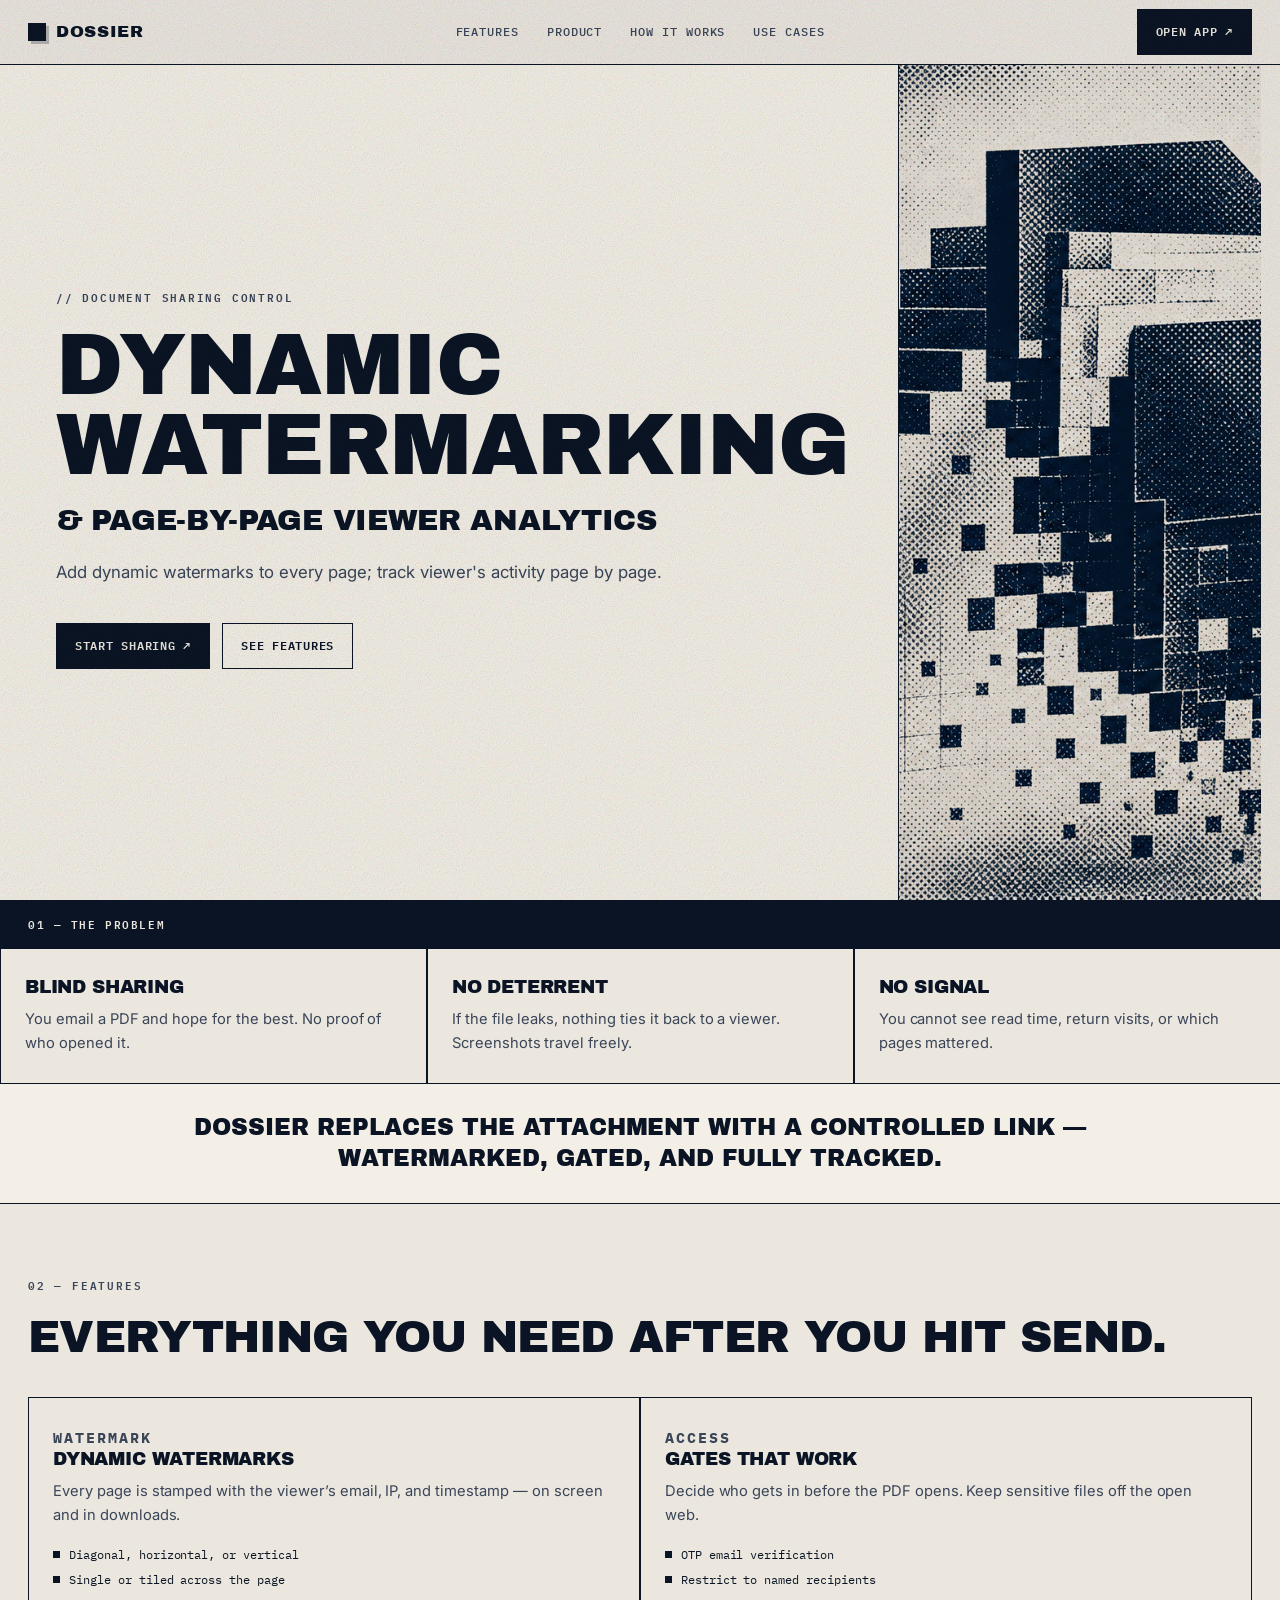
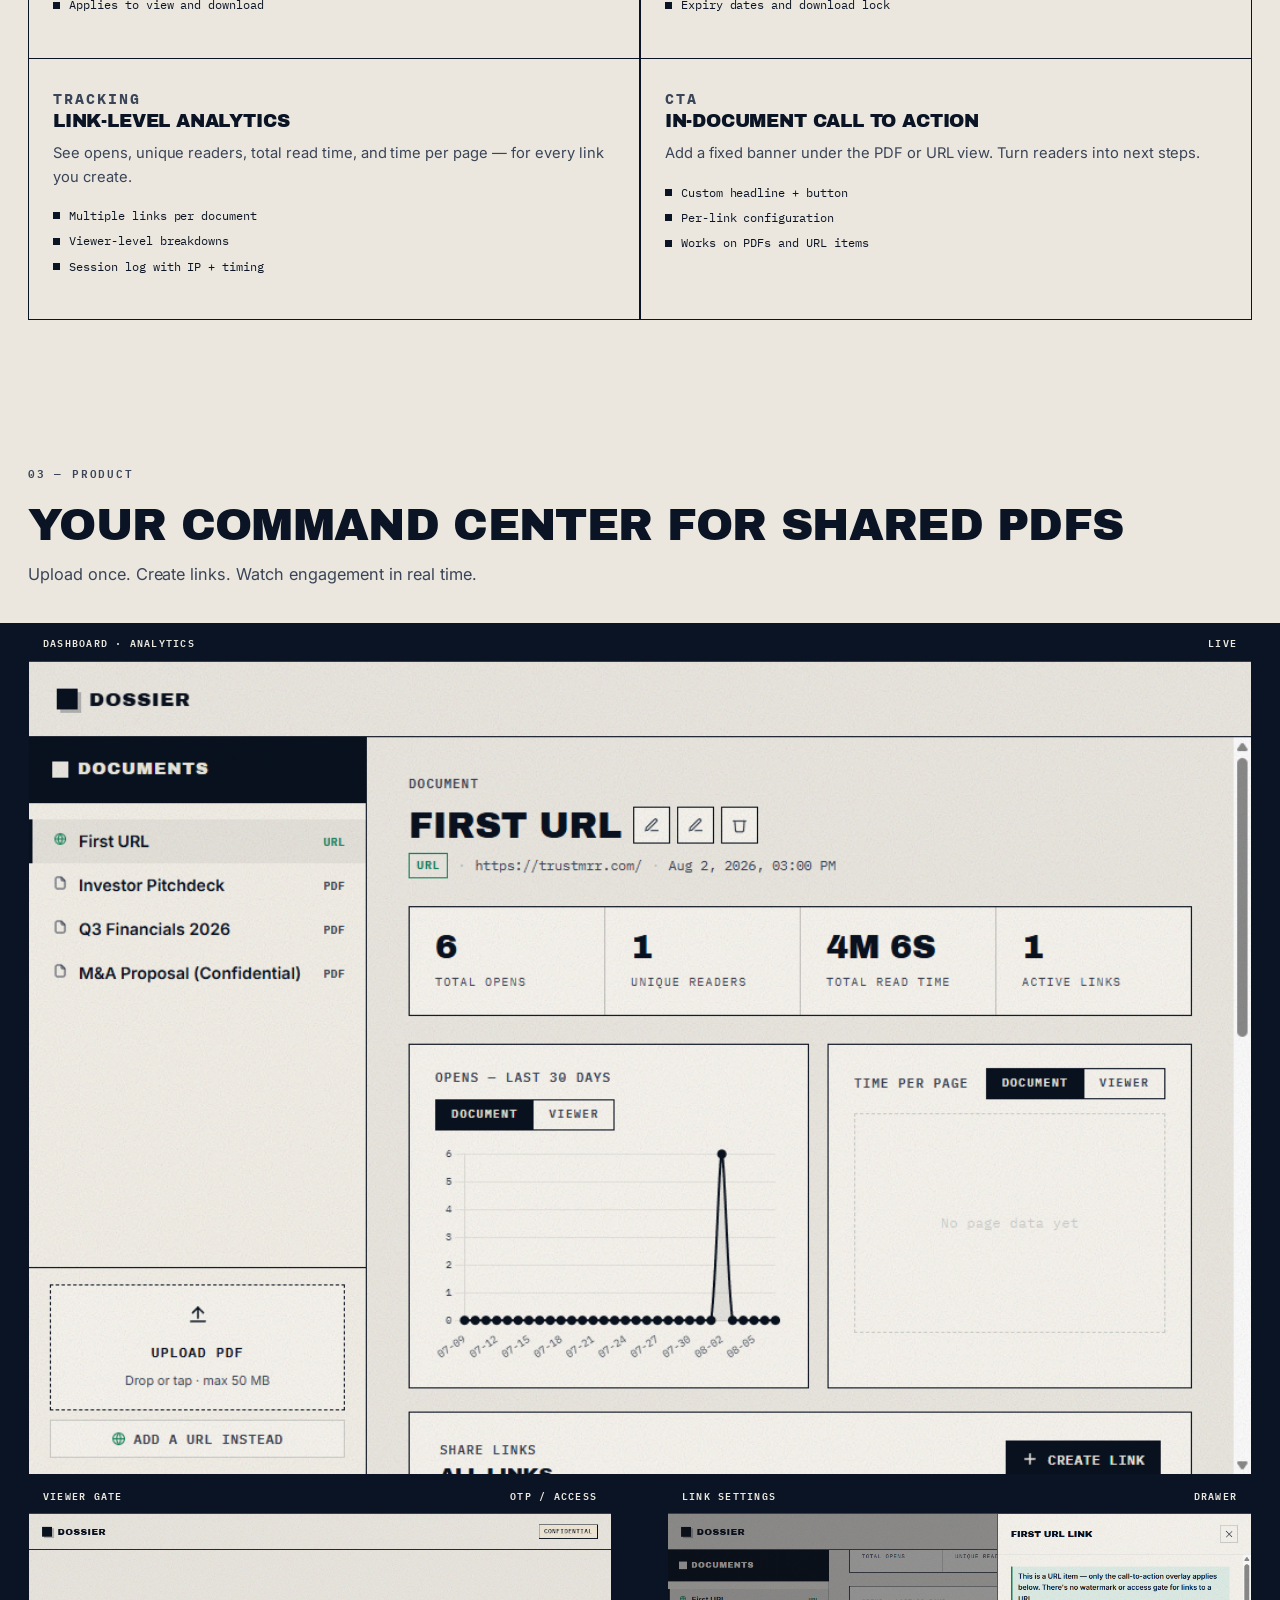
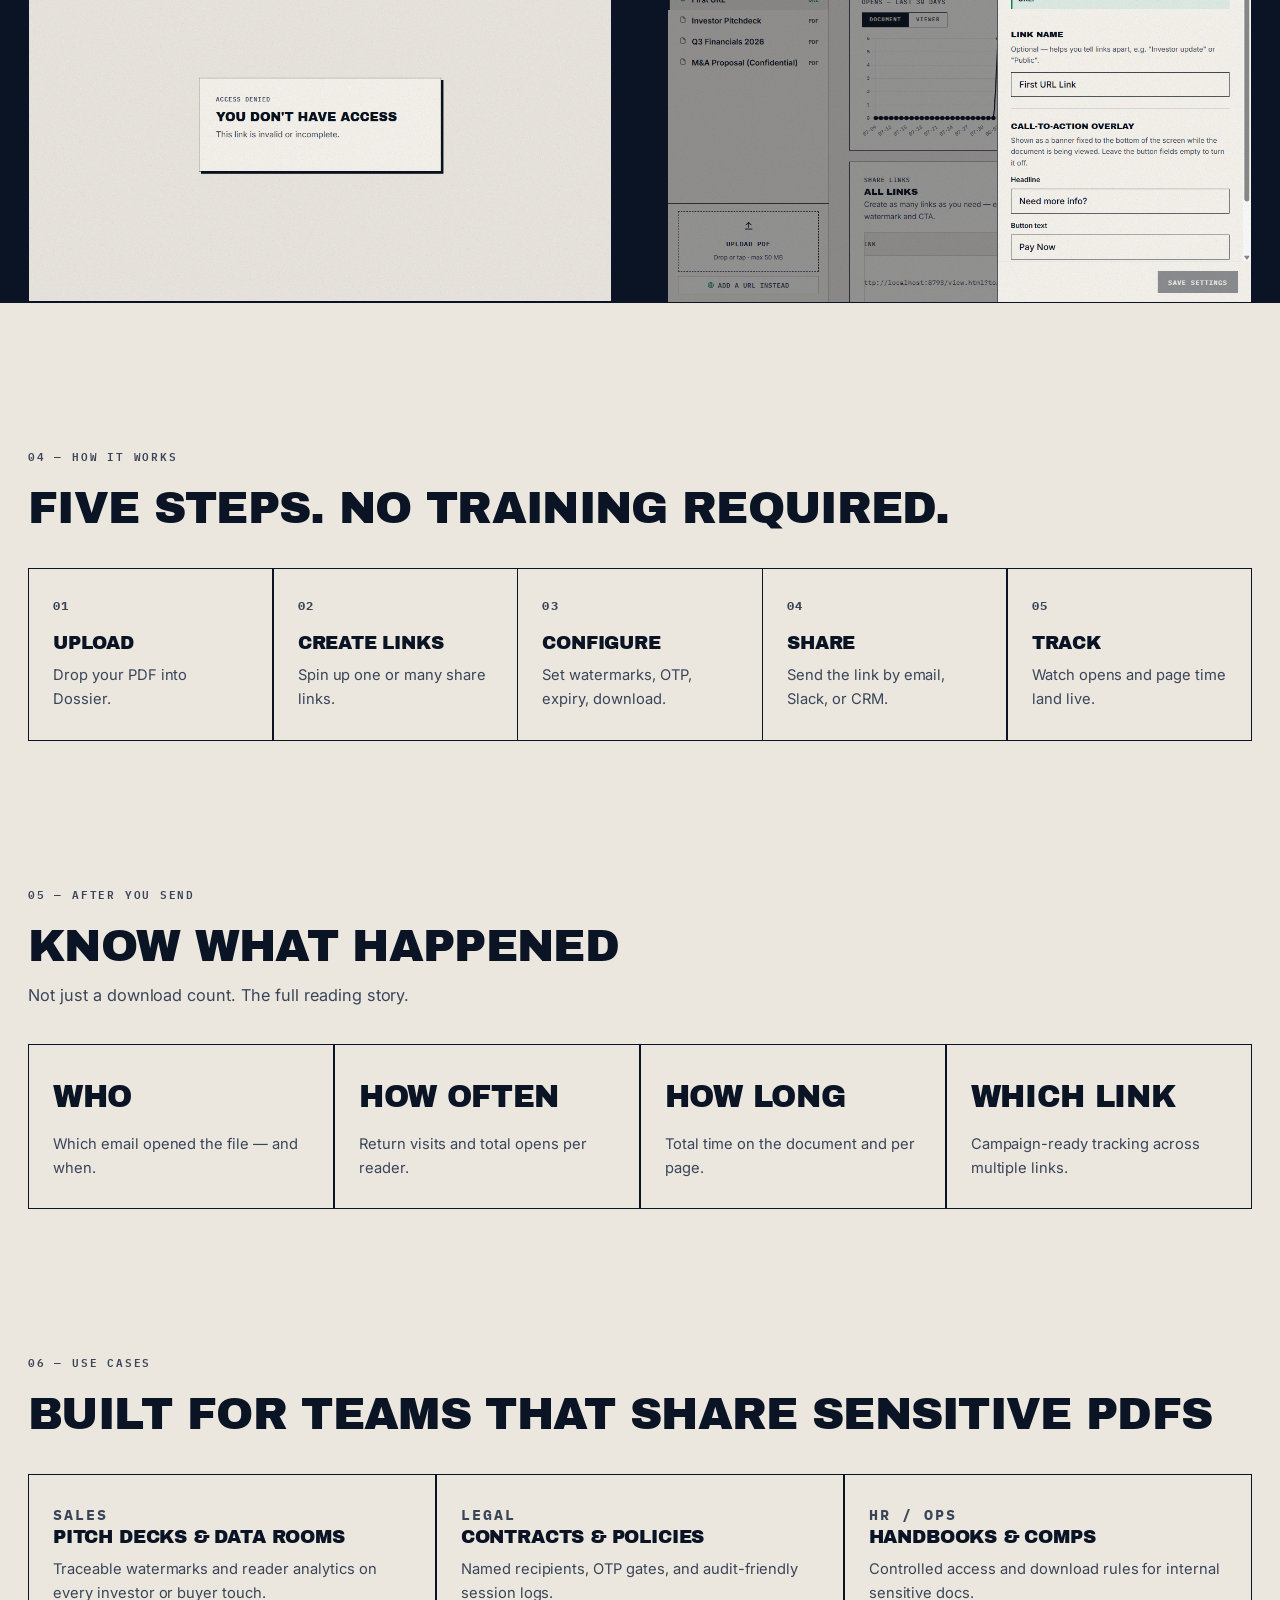
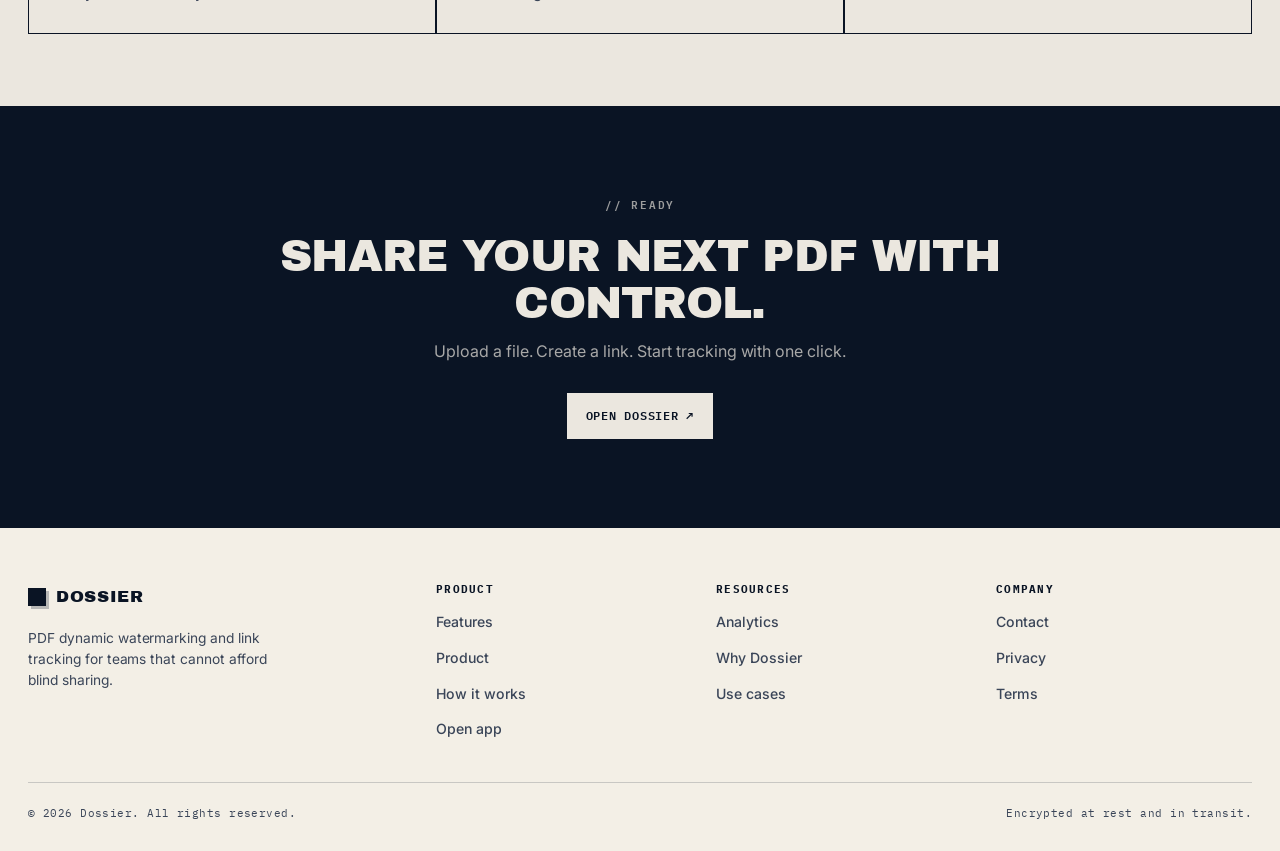
<file: index.html>
<!DOCTYPE html>
<html lang="en">
<head>
  <meta charset="UTF-8" />
  <meta name="viewport" content="width=device-width, initial-scale=1.0" />
  <title>Dossier — PDF Dynamic Watermarking & Link Tracking</title>
  <meta name="description" content="Stop sending blind PDF links. Dynamic watermarks and link tracking for every PDF you share." />
  <link rel="stylesheet" href="css/styles.css" />
</head>
<body class="landing-page">

  <div class="grain" aria-hidden="true"></div>

  <header class="lp-header">
    <div class="lp-nav">
      <a class="lp-brand" href="index.html">
        <span class="lp-brand-mark" aria-hidden="true"></span>
        DOSSIER
      </a>
      <nav class="lp-nav-links">
        <a href="#features">Features</a>
        <a href="#product">Product</a>
        <a href="#how">How it works</a>
        <a href="#use-cases">Use cases</a>
      </nav>
      <a class="lp-btn lp-btn-solid" href="app.html">Open app ↗</a>
    </div>
  </header>

  <section class="lp-hero">
    <div class="lp-hero-copy">
      <p class="lp-kicker">// DOCUMENT SHARING CONTROL</p>
      <h1 class="lp-brand-hero">Dynamic Watermarking</h1>
      <h2 class="lp-h1">&amp; Page-By-Page Viewer Analytics</h2>
      <p class="lp-lede">
        Add dynamic watermarks to every page; track viewer's activity page by page.
      </p>
      <div class="lp-hero-actions">
        <a class="lp-btn lp-btn-solid" href="app.html">Start sharing ↗</a>
        <a class="lp-btn lp-btn-ghost" href="#features">See features</a>
      </div>
    </div>
    <div class="lp-hero-visual">
      <img src="assets/landing/hero-dither.png" alt="" class="lp-hero-img" />
    </div>
  </section>

  <section class="lp-strip" id="problem">
    <div class="lp-strip-label">01 — THE PROBLEM</div>
    <div class="lp-box-grid lp-box-grid-3">
      <div class="lp-box">
        <h3 class="lp-box-title">Blind sharing</h3>
        <p>You email a PDF and hope for the best. No proof of who opened it.</p>
      </div>
      <div class="lp-box">
        <h3 class="lp-box-title">No deterrent</h3>
        <p>If the file leaks, nothing ties it back to a viewer. Screenshots travel freely.</p>
      </div>
      <div class="lp-box">
        <h3 class="lp-box-title">No signal</h3>
        <p>You cannot see read time, return visits, or which pages mattered.</p>
      </div>
    </div>
    <div class="lp-callout">
      <p>Dossier replaces the attachment with a controlled link — watermarked, gated, and fully tracked.</p>
    </div>
  </section>

  <section class="lp-section" id="features">
    <div class="lp-section-head">
      <p class="lp-kicker">02 — FEATURES</p>
      <h2 class="lp-h2">Everything you need after you hit send.</h2>
      <!-- <p class="lp-section-sub">Everything you need after you hit send — without the noise.</p> -->
    </div>
    <div class="lp-box-grid lp-box-grid-2">
      <div class="lp-box lp-box-tall">
        <p class="lp-box-tag">WATERMARK</p>
        <h3 class="lp-box-title">Dynamic watermarks</h3>
        <p>Every page is stamped with the viewer’s email, IP, and timestamp — on screen and in downloads.</p>
        <ul class="lp-ticks">
          <li>Diagonal, horizontal, or vertical</li>
          <li>Single or tiled across the page</li>
          <li>Applies to view and download</li>
        </ul>
      </div>
      <div class="lp-box lp-box-tall">
        <p class="lp-box-tag">ACCESS</p>
        <h3 class="lp-box-title">Gates that work</h3>
        <p>Decide who gets in before the PDF opens. Keep sensitive files off the open web.</p>
        <ul class="lp-ticks">
          <li>OTP email verification</li>
          <li>Restrict to named recipients</li>
          <li>Expiry dates and download lock</li>
        </ul>
      </div>
      <div class="lp-box lp-box-tall">
        <p class="lp-box-tag">TRACKING</p>
        <h3 class="lp-box-title">Link-level analytics</h3>
        <p>See opens, unique readers, total read time, and time per page — for every link you create.</p>
        <ul class="lp-ticks">
          <li>Multiple links per document</li>
          <li>Viewer-level breakdowns</li>
          <li>Session log with IP + timing</li>
        </ul>
      </div>
      <div class="lp-box lp-box-tall">
        <p class="lp-box-tag">CTA</p>
        <h3 class="lp-box-title">In-document call to action</h3>
        <p>Add a fixed banner under the PDF or URL view. Turn readers into next steps.</p>
        <ul class="lp-ticks">
          <li>Custom headline + button</li>
          <li>Per-link configuration</li>
          <li>Works on PDFs and URL items</li>
        </ul>
      </div>
    </div>
  </section>

  <section class="lp-section lp-section-bleed" id="product">
    <div class="lp-section-head">
      <p class="lp-kicker">03 — PRODUCT</p>
      <h2 class="lp-h2">Your command center for shared PDFs</h2>
      <p class="lp-section-sub">Upload once. Create links. Watch engagement in real time.</p>
    </div>
    <div class="lp-shot-frame">
      <div class="lp-shot-bar">
        <span>DASHBOARD · ANALYTICS</span>
        <span>LIVE</span>
      </div>
      <img src="assets/landing/dashboard-analytics.png" alt="Dossier dashboard showing document analytics, share links, and viewer sessions" class="lp-shot" />
    </div>
    <div class="lp-box-grid lp-box-grid-2 lp-shot-pair">
      <div class="lp-shot-frame">
        <div class="lp-shot-bar"><span>VIEWER GATE</span><span>OTP / ACCESS</span></div>
        <img src="assets/landing/viewer-access-gate.png" alt="Viewer access gate asking for email before opening a protected document" class="lp-shot" />
      </div>
      <div class="lp-shot-frame">
        <div class="lp-shot-bar"><span>LINK SETTINGS</span><span>DRAWER</span></div>
        <img src="assets/landing/link-settings-drawer.png" alt="Link settings drawer with access controls and watermark options" class="lp-shot" />
      </div>
    </div>
  </section>

  <section class="lp-section" id="how">
    <div class="lp-section-head">
      <p class="lp-kicker">04 — HOW IT WORKS</p>
      <h2 class="lp-h2">Five steps. No training required.</h2>
    </div>
    <div class="lp-box-grid lp-box-grid-5">
      <div class="lp-box lp-step">
        <span class="lp-step-num">01</span>
        <h3 class="lp-box-title">Upload</h3>
        <p>Drop your PDF into Dossier.</p>
      </div>
      <div class="lp-box lp-step">
        <span class="lp-step-num">02</span>
        <h3 class="lp-box-title">Create links</h3>
        <p>Spin up one or many share links.</p>
      </div>
      <div class="lp-box lp-step">
        <span class="lp-step-num">03</span>
        <h3 class="lp-box-title">Configure</h3>
        <p>Set watermarks, OTP, expiry, download.</p>
      </div>
      <div class="lp-box lp-step">
        <span class="lp-step-num">04</span>
        <h3 class="lp-box-title">Share</h3>
        <p>Send the link by email, Slack, or CRM.</p>
      </div>
      <div class="lp-box lp-step">
        <span class="lp-step-num">05</span>
        <h3 class="lp-box-title">Track</h3>
        <p>Watch opens and page time land live.</p>
      </div>
    </div>
  </section>

  <section class="lp-section" id="analytics">
    <div class="lp-section-head">
      <p class="lp-kicker">05 — AFTER YOU SEND</p>
      <h2 class="lp-h2">Know what happened</h2>
      <p class="lp-section-sub">Not just a download count. The full reading story.</p>
    </div>
    <div class="lp-box-grid lp-box-grid-4">
      <div class="lp-box lp-stat-box">
        <span class="lp-stat">WHO</span>
        <p>Which email opened the file — and when.</p>
      </div>
      <div class="lp-box lp-stat-box">
        <span class="lp-stat">HOW OFTEN</span>
        <p>Return visits and total opens per reader.</p>
      </div>
      <div class="lp-box lp-stat-box">
        <span class="lp-stat">HOW LONG</span>
        <p>Total time on the document and per page.</p>
      </div>
      <div class="lp-box lp-stat-box">
        <span class="lp-stat">WHICH LINK</span>
        <p>Campaign-ready tracking across multiple links.</p>
      </div>
    </div>
  </section>

  <section class="lp-section" id="use-cases">
    <div class="lp-section-head">
      <p class="lp-kicker">06 — USE CASES</p>
      <h2 class="lp-h2">Built for teams that share sensitive PDFs</h2>
    </div>
    <div class="lp-box-grid lp-box-grid-3">
      <div class="lp-box">
        <p class="lp-box-tag">SALES</p>
        <h3 class="lp-box-title">Pitch decks &amp; data rooms</h3>
        <p>Traceable watermarks and reader analytics on every investor or buyer touch.</p>
      </div>
      <div class="lp-box">
        <p class="lp-box-tag">LEGAL</p>
        <h3 class="lp-box-title">Contracts &amp; policies</h3>
        <p>Named recipients, OTP gates, and audit-friendly session logs.</p>
      </div>
      <div class="lp-box">
        <p class="lp-box-tag">HR / OPS</p>
        <h3 class="lp-box-title">Handbooks &amp; comps</h3>
        <p>Controlled access and download rules for internal sensitive docs.</p>
      </div>
    </div>
  </section>

  <section class="lp-cta">
    <div class="lp-cta-inner">
      <p class="lp-kicker lp-kicker-invert">// READY</p>
      <h2 class="lp-h2 lp-h2-invert">Share your next PDF with control.</h2>
      <p class="lp-cta-copy">Upload a file. Create a link. Start tracking with one click.</p>
      <a class="lp-btn lp-btn-invert" href="app.html">Open Dossier ↗</a>
    </div>
  </section>

  <footer class="lp-footer">
    <div class="lp-footer-grid">
      <div class="lp-footer-brand">
        <a class="lp-brand" href="index.html">
          <span class="lp-brand-mark" aria-hidden="true"></span>
          DOSSIER
        </a>
        <p class="lp-footer-tag">PDF dynamic watermarking and link tracking for teams that cannot afford blind sharing.</p>
      </div>
      <div>
        <h4 class="lp-footer-h">Product</h4>
        <ul class="lp-footer-links">
          <li><a href="#features">Features</a></li>
          <li><a href="#product">Product</a></li>
          <li><a href="#how">How it works</a></li>
          <li><a href="app.html">Open app</a></li>
        </ul>
      </div>
      <div>
        <h4 class="lp-footer-h">Resources</h4>
        <ul class="lp-footer-links">
          <li><a href="#analytics">Analytics</a></li>
          <li><a href="#problem">Why Dossier</a></li>
          <li><a href="#use-cases">Use cases</a></li>
        </ul>
      </div>
      <div>
        <h4 class="lp-footer-h">Company</h4>
        <ul class="lp-footer-links">
          <li><a href="mailto:hello@dossier.app">Contact</a></li>
          <li><a href="#">Privacy</a></li>
          <li><a href="#">Terms</a></li>
        </ul>
      </div>
    </div>
    <div class="lp-footer-bottom">
      <span>&copy; 2026 Dossier. All rights reserved.</span>
      <span>Encrypted at rest and in transit.</span>
    </div>
  </footer>

</body>
</html>
</file>
<file: css/styles.css>
/* ==========================================================================
   Dossier — design system
   Boxy, grainy, high-contrast navy on warm paper. Sharp corners throughout.
   ========================================================================== */

@import url('https://fonts.googleapis.com/css2?family=Archivo+Black&family=IBM+Plex+Mono:wght@400;500;600;700&family=Inter:wght@400;500;600;700;800&display=swap');

:root {
  /* palette — navy on warm paper (matches landing) */
  --ink: #0a1424;
  --ink-soft: #3a4558;
  --ink-faint: #6b7385;
  --paper: #ebe7df;
  --paper-2: #f3efe6;
  --white: #f7f4ed;
  --line: #0a1424;
  --line-soft: rgba(10, 20, 36, 0.18);
  --line-softer: rgba(10, 20, 36, 0.1);
  --accent: #0a1424;
  --accent-dark: #000000;
  --accent-ink: #ebe7df;
  --mint: #0d8a5b;
  --amber: #c47a0a;
  --red: #c62828;
  --red-soft: #f5e4e4;
  --mint-soft: #ddeee6;
  --amber-soft: #f3e8d4;
  --accent-soft: rgba(10, 20, 36, 0.06);

  /* type */
  --font-display: 'Archivo Black', sans-serif;
  --font-body: 'Inter', sans-serif;
  --font-mono: 'IBM Plex Mono', monospace;

  /* layout */
  --border: 1.5px solid var(--line);
  --border-soft: 1px solid var(--line-soft);
  --shadow: 4px 4px 0 0 var(--ink);
  --shadow-sm: 3px 3px 0 0 var(--ink);
  --maxw: 1120px;
  --radius: 0;
}

* { margin: 0; padding: 0; box-sizing: border-box; }

html { scroll-behavior: smooth; }

body {
  font-family: var(--font-body);
  background: var(--paper);
  color: var(--ink);
  font-size: 16px;
  line-height: 1.6;
  letter-spacing: -0.002em;
  -webkit-font-smoothing: antialiased;
  -moz-osx-font-smoothing: grayscale;
}

h1, h2, h3, h4 {
  font-family: var(--font-display);
  font-weight: 400;
  line-height: 1.12;
  letter-spacing: -0.01em;
  text-transform: uppercase;
}

a { color: var(--ink); text-decoration: none; }
a:hover { text-decoration: underline; }

.mono { font-family: var(--font-mono); font-size: 0.85em; }

.container {
  max-width: var(--maxw);
  margin: 0 auto;
  padding: 0 24px;
}

/* Global film grain (landing + app + viewer) */
body::before {
  content: "";
  pointer-events: none;
  position: fixed;
  inset: 0;
  z-index: 9990;
  opacity: 0.28;
  mix-blend-mode: multiply;
  background-image: url("data:image/svg+xml,%3Csvg viewBox='0 0 200 200' xmlns='http://www.w3.org/2000/svg'%3E%3Cfilter id='n'%3E%3CfeTurbulence type='fractalNoise' baseFrequency='0.85' numOctaves='4' stitchTiles='stitch'/%3E%3C/filter%3E%3Crect width='100%25' height='100%25' filter='url(%23n)' opacity='0.9'/%3E%3C/svg%3E");
  background-size: 180px 180px;
}
body.landing-page::before { display: none; } /* landing uses its own .grain */

/* --------------------------------------------------------------------------
   Header / nav
   -------------------------------------------------------------------------- */

.site-header {
  border-bottom: var(--border);
  background: rgba(235, 231, 223, 0.94);
  backdrop-filter: blur(6px);
  position: sticky;
  top: 0;
  z-index: 50;
}

.nav {
  display: flex;
  align-items: center;
  justify-content: space-between;
  height: 64px;
}

.brand {
  display: flex;
  align-items: center;
  gap: 10px;
  font-family: var(--font-display);
  font-weight: 400;
  font-size: 1.05rem;
  color: var(--ink);
  letter-spacing: 0.04em;
  text-transform: uppercase;
}
.brand:hover { text-decoration: none; }

.brand-mark {
  width: 18px;
  height: 18px;
  background: var(--ink);
  display: inline-flex;
  align-items: center;
  justify-content: center;
  flex-shrink: 0;
  box-shadow: 3px 3px 0 0 rgba(10,20,36,0.25);
}
.brand-mark svg { display: none; }

.nav-links {
  display: flex;
  align-items: center;
  gap: 28px;
  font-family: var(--font-mono);
  font-weight: 500;
  font-size: 0.72rem;
  letter-spacing: 0.08em;
  text-transform: uppercase;
}
.nav-links a { color: var(--ink-soft); transition: color 0.12s; }
.nav-links a:hover { color: var(--ink); text-decoration: none; }

/* --------------------------------------------------------------------------
   Buttons
   -------------------------------------------------------------------------- */

.btn {
  display: inline-flex;
  align-items: center;
  justify-content: center;
  gap: 8px;
  font-family: var(--font-mono);
  font-weight: 600;
  font-size: 0.78rem;
  letter-spacing: 0.06em;
  text-transform: uppercase;
  padding: 11px 18px;
  border: var(--border);
  background: var(--white);
  color: var(--ink);
  cursor: pointer;
  transition: transform 0.1s ease, box-shadow 0.1s ease, background 0.1s ease, color 0.1s ease;
  box-shadow: none;
  text-decoration: none;
  white-space: nowrap;
}
.btn:hover {
  transform: translate(-2px, -2px);
  box-shadow: 4px 4px 0 0 var(--ink);
  text-decoration: none;
}
.btn:active { transform: translate(1px, 1px); box-shadow: 1px 1px 0 0 var(--ink); }
.btn:disabled { opacity: 0.45; cursor: not-allowed; transform: none; box-shadow: none; }

.btn-primary { background: var(--ink); border-color: var(--ink); color: var(--paper); }
.btn-primary:hover { box-shadow: 4px 4px 0 0 var(--ink); }
.btn-dark { background: var(--ink); color: var(--paper); }
.btn-danger { background: var(--red); border-color: var(--red); color: var(--paper); }
.btn-ghost { background: transparent; box-shadow: none; border-color: var(--line-soft); color: var(--ink-soft); }
.btn-ghost:hover { box-shadow: none; transform: none; border-color: var(--ink); color: var(--ink); background: var(--accent-soft); }
.btn-sm { padding: 8px 13px; font-size: 0.72rem; }
.btn-sm:hover { box-shadow: 3px 3px 0 0 var(--ink); }
.btn-block { width: 100%; }

.btn svg { flex-shrink: 0; }

/* --------------------------------------------------------------------------
   Cards, panels
   -------------------------------------------------------------------------- */

.card {
  background: var(--white);
  border: var(--border);
  box-shadow: var(--shadow);
  padding: 30px;
}

.card-flat { box-shadow: none; }

.panel-label {
  font-family: var(--font-mono);
  font-size: 0.66rem;
  font-weight: 600;
  text-transform: uppercase;
  letter-spacing: 0.12em;
  color: var(--ink-soft);
  margin-bottom: 10px;
}

/* --------------------------------------------------------------------------
   Forms
   -------------------------------------------------------------------------- */

label {
  display: block;
  font-weight: 600;
  font-size: 0.87rem;
  margin-bottom: 6px;
}

input[type="text"],
input[type="email"],
input[type="file"] {
  width: 100%;
  font-family: var(--font-body);
  font-size: 0.98rem;
  padding: 12px 14px;
  border: var(--border);
  background: var(--white);
  color: var(--ink);
  outline: none;
  transition: border-color 0.1s;
}
input:focus { border-color: var(--accent); }

.field { margin-bottom: 18px; }
.field-hint { font-size: 0.8rem; color: var(--ink-soft); margin-top: 5px; }

.otp-input {
  font-family: var(--font-mono) !important;
  font-size: 1.5rem !important;
  letter-spacing: 0.35em;
  text-align: center;
}

/* --------------------------------------------------------------------------
   Badges, alerts
   -------------------------------------------------------------------------- */

.badge {
  display: inline-block;
  font-family: var(--font-mono);
  font-size: 0.68rem;
  font-weight: 500;
  text-transform: uppercase;
  letter-spacing: 0.07em;
  padding: 3px 9px;
  border: 1.5px solid var(--ink);
}
.badge-mint { background: var(--mint-soft); }
.badge-amber { background: var(--amber-soft); }
.badge-accent { background: var(--accent-soft); }
.badge-red { background: var(--red-soft); }

.alert {
  border: var(--border-soft);
  border-left: 3px solid var(--ink);
  padding: 13px 16px;
  font-size: 0.9rem;
  font-weight: 500;
  margin-bottom: 18px;
}
.alert-error { background: var(--red-soft); border-left-color: var(--red); color: var(--red); }
.alert-success { background: var(--mint-soft); border-left-color: var(--mint); color: var(--mint); }
.alert-info { background: var(--accent-soft); border-left-color: var(--accent); color: var(--accent); }
.hidden { display: none !important; }

/* --------------------------------------------------------------------------
   Tables
   -------------------------------------------------------------------------- */

.table-wrap { overflow-x: auto; border: var(--border); background: var(--white); }

table { width: 100%; border-collapse: collapse; font-size: 0.88rem; }

thead th {
  font-family: var(--font-mono);
  font-size: 0.66rem;
  text-transform: uppercase;
  letter-spacing: 0.09em;
  text-align: left;
  padding: 12px 16px;
  background: var(--paper);
  color: var(--ink-soft);
  font-weight: 600;
  white-space: nowrap;
  border-bottom: var(--border-soft);
}

tbody td {
  padding: 13px 16px;
  border-bottom: var(--border-soft);
  vertical-align: middle;
}
tbody tr:last-child td { border-bottom: none; }
tbody tr:hover { background: var(--paper); }

/* --------------------------------------------------------------------------
   Landing page
   -------------------------------------------------------------------------- */

.hero {
  padding: 108px 0 88px;
  border-bottom: var(--border-soft);
  background: var(--white);
}

.hero h1 {
  font-size: clamp(2.5rem, 5.6vw, 4rem);
  max-width: 900px;
  margin-bottom: 24px;
  letter-spacing: -0.025em;
}

.hero h1 .accent-block {
  background: var(--accent);
  color: var(--accent-ink);
  padding: 0 12px;
  display: inline-block;
}

.hero p.lede {
  font-size: clamp(1.05rem, 1.8vw, 1.2rem);
  color: var(--ink-soft);
  max-width: 600px;
  margin-bottom: 36px;
  line-height: 1.65;
}

.hero-actions { display: flex; gap: 14px; flex-wrap: wrap; }
.hero-centered .container { text-align: center; }
.hero-centered h1 { margin-left: auto; margin-right: auto;  }
.hero-centered p.lede { margin-left: auto; margin-right: auto; }
.hero-actions-centered { justify-content: center; }

.hero-eyebrow {
  font-family: var(--font-mono);
  font-size: 0.72rem;
  font-weight: 500;
  text-transform: uppercase;
  letter-spacing: 0.12em;
  color: var(--accent);
  margin-bottom: 16px;
}

.section { padding: 88px 0; }
.section-compact { padding: 72px 0; }
.section-alt { background: var(--white); border-top: var(--border-soft); border-bottom: var(--border-soft); }

.section-centered { text-align: center; }
.section-centered .section-title { margin-left: auto; margin-right: auto; }
.container-narrow { max-width: 680px; }

.section-title {
  font-size: clamp(1.6rem, 3.2vw, 2.2rem);
  margin-bottom: 12px;
  max-width: 720px;
}
.section-sub {
  color: var(--ink-soft);
  max-width: 560px;
  margin-bottom: 40px;
  font-size: 1.02rem;
  line-height: 1.65;
}
.section-sub-center { margin-left: auto; margin-right: auto; }

.section-bridge {
  margin-top: 28px;
  font-size: 1rem;
  font-weight: 600;
  color: var(--ink);
  line-height: 1.6;
}

.bullet-list {
  margin: 0;
  padding: 0;
  list-style: none;
  display: grid;
  gap: 10px;
  text-align: left;
  max-width: 420px;
}
.bullet-list-center { margin-left: auto; margin-right: auto; }
.bullet-list li {
  position: relative;
  padding-left: 18px;
  color: var(--ink-soft);
  font-size: 0.95rem;
  line-height: 1.55;
}
.bullet-list li::before {
  content: "";
  position: absolute;
  left: 0;
  top: 0.55em;
  width: 6px;
  height: 6px;
  background: var(--accent);
}

.steps-list {
  margin: 0;
  padding: 0;
  list-style: none;
  display: grid;
  gap: 14px;
  text-align: left;
  max-width: 480px;
}
.steps-list-center { margin-left: auto; margin-right: auto; }
.steps-list li {
  font-size: 0.96rem;
  color: var(--ink-soft);
  line-height: 1.55;
  padding: 14px 18px;
  border: var(--border-soft);
  background: var(--white);
}
.steps-list li strong { color: var(--ink); }

.landing-feature-grid {
  display: grid;
  grid-template-columns: repeat(auto-fit, minmax(220px, 1fr));
  gap: 20px;
  max-width: 960px;
  margin: 0 auto;
  text-align: center;
}
.landing-feature-card {
  padding: 28px 22px;
  border: var(--border);
  background: var(--paper);
  text-align: center;
}
.landing-feature-card h3 {
  font-size: 1.05rem;
  margin: 16px 0 8px;
}
.landing-feature-card p {
  font-size: 0.9rem;
  color: var(--ink-soft);
  line-height: 1.6;
  margin: 0;
}
.icon-box-center { margin: 0 auto; }

.use-case-grid {
  display: grid;
  grid-template-columns: repeat(auto-fit, minmax(240px, 1fr));
  gap: 20px;
  max-width: 900px;
  margin: 0 auto;
}
.use-case-card {
  padding: 26px 24px;
  border: var(--border);
  background: var(--white);
  text-align: center;
}
.use-case-card h3 { font-size: 1.02rem; margin-bottom: 8px; }
.use-case-card p {
  font-size: 0.9rem;
  color: var(--ink-soft);
  line-height: 1.6;
  margin: 0;
}

.feature-grid {
  display: grid;
  grid-template-columns: repeat(auto-fit, minmax(240px, 1fr));
  gap: 1px;
  border: var(--border);
  background: var(--line-soft);
}
.feature-cell {
  background: var(--white);
  padding: 32px 28px;
}
.feature-cell h3 { font-size: 1.08rem; margin: 16px 0 8px; }
.feature-cell p { font-size: 0.9rem; color: var(--ink-soft); line-height: 1.6; }

.icon-box {
  width: 42px;
  height: 42px;
  border: var(--border);
  display: inline-flex;
  align-items: center;
  justify-content: center;
  background: var(--accent-soft);
}
.icon-box svg { stroke: var(--accent); }

.steps { counter-reset: step; display: grid; gap: 1px; border: var(--border); background: var(--line-soft); }
.step {
  background: var(--white);
  padding: 28px;
  display: grid;
  grid-template-columns: 52px 1fr;
  gap: 18px;
  align-items: start;
}
.step-num {
  font-family: var(--font-display);
  font-size: 1.3rem;
  font-weight: 700;
  width: 44px;
  height: 44px;
  border: var(--border);
  background: var(--ink);
  color: var(--white);
  display: flex;
  align-items: center;
  justify-content: center;
}
.step h3 { font-size: 1.02rem; margin-bottom: 4px; }
.step p { font-size: 0.9rem; color: var(--ink-soft); line-height: 1.6; }

.cta-band {
  background: var(--ink);
  color: var(--white);
  padding: 76px 0;
}
.cta-band-centered { text-align: center; }
.cta-band-centered .container { display: flex; flex-direction: column; align-items: center; }
.cta-band h2 {
  font-size: clamp(1.7rem, 3.6vw, 2.4rem);
  margin-bottom: 14px;
  max-width: 640px;
  letter-spacing: -0.02em;
}
.cta-lede {
  color: rgba(255,255,255,0.72);
  font-size: 1rem;
  margin-bottom: 28px;
  max-width: 480px;
  line-height: 1.6;
}

/* Legacy minimal footer (app pages) */
.site-footer {
  border-top: var(--border-soft);
  background: var(--white);
  padding: 26px 0;
  font-size: 0.84rem;
  color: var(--ink-soft);
}
.site-footer .container { display: flex; justify-content: space-between; flex-wrap: wrap; gap: 12px; }

/* Landing page footer */
.landing-footer {
  border-top: var(--border);
  background: var(--white);
  padding: 56px 0 28px;
}
.landing-footer-grid {
  display: grid;
  grid-template-columns: 1.4fr repeat(3, 1fr);
  gap: 36px 28px;
  margin-bottom: 40px;
  text-align: left;
}
.landing-footer-logo {
  margin-bottom: 14px;
  display: inline-flex;
}
.landing-footer-logo:hover { text-decoration: none; }
.landing-footer-tagline {
  font-size: 0.88rem;
  color: var(--ink-soft);
  line-height: 1.6;
  max-width: 280px;
  margin: 0;
}
.landing-footer-heading {
  font-family: var(--font-mono);
  font-size: 0.68rem;
  font-weight: 600;
  text-transform: uppercase;
  letter-spacing: 0.1em;
  color: var(--ink);
  margin-bottom: 14px;
}
.landing-footer-links {
  list-style: none;
  margin: 0;
  padding: 0;
  display: grid;
  gap: 10px;
}
.landing-footer-links a {
  color: var(--ink-soft);
  font-size: 0.88rem;
  font-weight: 500;
  transition: color 0.12s;
}
.landing-footer-links a:hover { color: var(--ink); text-decoration: none; }
.landing-footer-bottom {
  padding-top: 24px;
  border-top: var(--border-soft);
  display: flex;
  justify-content: space-between;
  flex-wrap: wrap;
  gap: 12px;
  font-size: 0.8rem;
  color: var(--ink-faint);
}

/* --------------------------------------------------------------------------
   App / dashboard layout
   -------------------------------------------------------------------------- */

.page-head {
  padding: 40px 0 28px;
}
.page-head h1 { font-size: clamp(1.7rem, 4vw, 2.4rem); margin-bottom: 6px; }
.page-head p { color: var(--ink-soft); }

.grid-2 {
  display: grid;
  grid-template-columns: 1fr 1fr;
  gap: 28px;
  align-items: start;
}

.stat-grid {
  display: grid;
  grid-template-columns: repeat(auto-fit, minmax(170px, 1fr));
  gap: 0;
  border: var(--border);
  background: var(--line);
  margin-bottom: 34px;
}
.stat-cell {
  background: var(--white);
  padding: 22px;
  outline: 1px solid var(--line);
}
.stat-value {
  font-family: var(--font-display);
  font-size: 2.1rem;
  font-weight: 700;
  line-height: 1;
}
.stat-label {
  font-family: var(--font-mono);
  font-size: 0.7rem;
  text-transform: uppercase;
  letter-spacing: 0.1em;
  color: var(--ink-soft);
  margin-top: 8px;
}

.dropzone {
  border: 2px dashed var(--ink);
  background: var(--white);
  padding: 44px 24px;
  text-align: center;
  cursor: pointer;
  transition: background 0.1s ease;
}
.dropzone:hover, .dropzone.dragover { background: var(--accent-soft); }
.dropzone p { font-weight: 600; margin-top: 12px; }
.dropzone .field-hint { font-weight: 400; }
.dropzone svg { stroke: var(--accent); }

.doc-list { display: grid; gap: 18px; }

.doc-row {
  background: var(--white);
  border: var(--border);
  padding: 20px 22px;
}
.doc-row-head {
  display: flex;
  justify-content: space-between;
  align-items: flex-start;
  gap: 14px;
  flex-wrap: wrap;
}
.doc-row h3 { font-size: 1.08rem; word-break: break-word; }
.doc-meta {
  font-family: var(--font-mono);
  font-size: 0.75rem;
  color: var(--ink-soft);
  margin-top: 4px;
}
.doc-actions { display: flex; gap: 10px; flex-wrap: wrap; }

.share-list { margin-top: 16px; border-top: 1.5px solid var(--line-soft); padding-top: 14px; display: grid; gap: 10px; }
.share-row {
  display: flex;
  align-items: center;
  justify-content: space-between;
  gap: 12px;
  flex-wrap: wrap;
  font-size: 0.88rem;
  border: 1.5px solid var(--line-soft);
  padding: 10px 12px;
  background: var(--paper);
}
.share-row .share-email { font-weight: 600; word-break: break-all; }
.share-row-actions { display: flex; gap: 8px; }

/* page-by-page bars */
.bar-row { display: grid; grid-template-columns: 72px 1fr 64px; align-items: center; gap: 12px; margin-bottom: 8px; font-size: 0.85rem; }
.bar-label { font-family: var(--font-mono); font-size: 0.75rem; color: var(--ink-soft); }
.bar-track { background: var(--paper); border: 1.5px solid var(--line-soft); height: 20px; }
.bar-fill { background: var(--accent); height: 100%; }
.bar-value { font-family: var(--font-mono); font-size: 0.75rem; text-align: right; }

/* --------------------------------------------------------------------------
   Viewer page
   -------------------------------------------------------------------------- */

.gate-wrap {
  min-height: calc(100vh - 68px);
  display: flex;
  align-items: center;
  justify-content: center;
  padding: 32px 20px;
  background: var(--paper);
}
.gate-card { width: 100%; max-width: 440px; }
.gate-card h2 { font-size: 1.45rem; margin-bottom: 8px; }
.gate-card > p { color: var(--ink-soft); font-size: 0.92rem; margin-bottom: 24px; line-height: 1.6; }

.viewer-bar {
  display: flex;
  align-items: center;
  justify-content: space-between;
  gap: 12px;
  flex-wrap: wrap;
  padding: 18px 0;
}
.viewer-bar h2 { font-size: 1.1rem; word-break: break-word; }
.viewer-meta { font-family: var(--font-mono); font-size: 0.72rem; color: var(--ink-soft); margin-top: 2px; }

#pdf-container {
  display: grid;
  gap: 20px;
  justify-items: center;
  padding-bottom: 60px;
}
#pdf-container canvas {
  border: var(--border);
  box-shadow: var(--shadow-sm);
  max-width: 100%;
  height: auto !important;
  background: var(--white);
}

.loading-note {
  font-family: var(--font-mono);
  font-size: 0.85rem;
  color: var(--ink-soft);
  text-align: center;
  padding: 40px 0;
}

/* Extra breathing room at the bottom of the document while the CTA
   overlay is showing, so the fixed bar doesn't sit flush against the
   last page's content. */
#pdf-container.cta-padding { padding-bottom: 130px; }

/* URL items — render full-bleed, edge-to-edge, so it reads as the actual
   destination page rather than something embedded inside SecureDoc. The
   SecureDoc chrome (header + viewer title bar) is hidden entirely; only
   the fixed CTA bar (a deliberate, visible product feature) stays on top. */
body.url-view-mode .site-header { display: none; }

#viewer.viewer-fullbleed {
  max-width: none;
  margin: 0;
  padding: 0;
  width: 100%;
}
#viewer.viewer-fullbleed .viewer-bar { display: none; }

#pdf-container.url-embed-wrap {
  display: block;
  padding: 0;
  max-width: none;
  height: 0;
}
.url-embed-frame {
  position: fixed;
  inset: 0;
  width: 100vw;
  height: 100vh;
  border: none;
  background: var(--white);
  z-index: 1;
}
.url-embed-fallback {
  position: fixed;
  top: 10px;
  right: 10px;
  z-index: 2;
  margin: 0;
  font-size: 0.7rem;
  line-height: 1.3;
  color: var(--ink-soft);
  background: rgba(247,246,242,0.92);
  border: 1px solid var(--line-soft);
  padding: 5px 9px;
}
.url-embed-fallback a { color: var(--ink); font-weight: 600; }

/* --------------------------------------------------------------------------
   Viewer CTA overlay — fixed banner shown over the document while it is
   being read. Stays pinned to the bottom of the viewport regardless of
   scroll position.
   -------------------------------------------------------------------------- */
.viewer-cta-bar {
  position: fixed;
  left: 0;
  right: 0;
  bottom: 0;
  z-index: 500;
  background: var(--ink);
  border-top: 2px solid var(--paper);
  box-shadow: none;
  padding: 16px 28px;
}
.viewer-cta-inner {
  max-width: 1080px;
  margin: 0 auto;
  display: flex;
  align-items: center;
  justify-content: space-between;
  gap: 20px;
  flex-wrap: wrap;
}
.viewer-cta-headline {
  color: var(--paper);
  font-family: var(--font-display);
  font-weight: 400;
  font-size: 1rem;
  letter-spacing: -0.01em;
  line-height: 1.3;
  text-transform: uppercase;
}
.viewer-cta-bar .btn { flex-shrink: 0; }

@media (max-width: 640px) {
  .viewer-cta-bar { padding: 14px 18px; }
  .viewer-cta-inner { flex-direction: column; align-items: stretch; text-align: center; gap: 12px; }
  .viewer-cta-headline { font-size: 0.95rem; }
}

/* --------------------------------------------------------------------------
   Auth gate (app/dashboard)
   -------------------------------------------------------------------------- */

.auth-wall {
  min-height: calc(100vh - 64px);
  display: flex;
  align-items: center;
  justify-content: center;
  padding: 32px 20px;
}

/* --------------------------------------------------------------------------
   Responsive
   -------------------------------------------------------------------------- */

@media (max-width: 820px) {
  .grid-2 { grid-template-columns: 1fr; }
  .hero { padding: 56px 0 48px; }
  .section { padding: 52px 0; }
  .section-compact { padding: 44px 0; }
  .nav-links { gap: 14px; font-size: 0.85rem; }
  .nav-links .nav-hide-mobile { display: none; }
  .doc-row-head { flex-direction: column; }
  .doc-actions { width: 100%; }
  .doc-actions .btn { flex: 1; }
  .card { padding: 20px; }
  thead th, tbody td { padding: 10px; font-size: 0.82rem; }
  .landing-footer-grid { grid-template-columns: 1fr 1fr; }
  .landing-footer-brand { grid-column: 1 / -1; }
  .landing-footer-bottom { flex-direction: column; text-align: center; }
}

/* ==========================================================================
   Dashboard layout — sidebar + main
   ========================================================================== */

body.dashboard-body {
  display: flex;
  flex-direction: column;
  height: 100vh;
  overflow: hidden;
}
body.dashboard-body .site-header { flex-shrink: 0; }

.dashboard-layout {
  display: flex;
  flex: 1;
  overflow: hidden;
}

/* --------------------------------------------------------------------------
   Sidebar
   -------------------------------------------------------------------------- */

.sidebar {
  width: 292px;
  flex-shrink: 0;
  background: var(--paper-2);
  border-right: var(--border);
  display: flex;
  flex-direction: column;
  overflow: hidden;
}

.sidebar-top {
  padding: 16px 20px;
  border-bottom: var(--border);
  flex-shrink: 0;
  background: var(--ink);
  color: var(--paper);
}

.sidebar-brand {
  font-family: var(--font-display);
  font-weight: 400;
  font-size: 0.92rem;
  letter-spacing: 0.06em;
  text-transform: uppercase;
  color: var(--paper);
  display: flex;
  align-items: center;
  gap: 8px;
  margin-bottom: 0;
}
.sidebar-brand-mark {
  width: 14px;
  height: 14px;
  background: var(--paper);
  display: flex;
  align-items: center;
  justify-content: center;
  flex-shrink: 0;
}
.sidebar-brand-mark svg { display: none; }

.sidebar-user {
  font-size: 0.73rem;
  color: rgba(255,255,255,0.55);
  font-family: var(--font-mono);
  overflow: hidden;
  text-overflow: ellipsis;
  white-space: nowrap;
}

.sidebar-scroll {
  flex: 1;
  overflow-y: auto;
  padding: 14px 0;
}

.sidebar-section-label {
  font-family: var(--font-mono);
  font-size: 0.68rem;
  text-transform: uppercase;
  letter-spacing: 0.14em;
  color: var(--ink-soft);
  padding: 0 18px;
  margin-bottom: 6px;
}

.sidebar-doc {
  display: flex;
  align-items: flex-start;
  gap: 10px;
  padding: 10px 18px;
  cursor: pointer;
  border-left: 3px solid transparent;
  transition: background 0.08s;
  user-select: none;
}
.sidebar-doc:hover { background: var(--paper); }
.sidebar-doc.active {
  border-left-color: var(--ink);
  background: var(--accent-soft);
}
.sidebar-doc svg { flex-shrink: 0; margin-top: 1px; stroke: var(--ink-soft); }
.sidebar-doc.active svg { stroke: var(--ink); }
.sidebar-doc-url svg { stroke: var(--mint); }
.sidebar-doc-url.active svg { stroke: var(--mint); }
.sidebar-doc-title {
  flex: 1;
  min-width: 0;
  font-size: 0.88rem;
  font-weight: 600;
  line-height: 1.3;
  word-break: break-word;
}
.sidebar-doc-tag {
  flex-shrink: 0;
  font-family: var(--font-mono);
  font-size: 0.6rem;
  font-weight: 700;
  letter-spacing: 0.05em;
  color: var(--ink-soft);
  margin-top: 2px;
}
.sidebar-doc-url .sidebar-doc-tag { color: var(--mint); }
.sidebar-doc-name {
  font-size: 0.88rem;
  font-weight: 600;
  line-height: 1.3;
  word-break: break-word;
}
.sidebar-doc-meta {
  font-family: var(--font-mono);
  font-size: 0.68rem;
  color: var(--ink-soft);
  margin-top: 2px;
}

.sidebar-upload {
  padding: 14px 18px;
  border-top: var(--border);
  flex-shrink: 0;
}

.dropzone-sm {
  border: 1.5px dashed var(--ink);
  background: var(--white);
  padding: 16px 12px;
  text-align: center;
  cursor: pointer;
}
.dropzone-sm:hover, .dropzone-sm.dragover { background: var(--accent-soft); }
.dropzone-sm p { font-size: 0.78rem; font-family: var(--font-mono); font-weight: 600; letter-spacing: 0.04em; text-transform: uppercase; margin-top: 6px; }
.dropzone-sm .hint { font-size: 0.68rem; color: var(--ink-soft); font-weight: 400; letter-spacing: 0; text-transform: none; font-family: var(--font-body); }
.dropzone-sm svg { stroke: var(--ink); }

.add-url-toggle {
  margin-top: 8px;
  display: flex;
  align-items: center;
  justify-content: center;
  gap: 6px;
  border-color: var(--line-soft);
  color: var(--ink-soft);
}
.add-url-toggle svg { stroke: var(--mint); }
.add-url-toggle:hover { border-color: var(--mint); color: var(--ink); }

.add-url-form {
  margin-top: 8px;
  display: flex;
  flex-direction: column;
  gap: 6px;
}
.add-url-form input {
  border: 1.5px solid var(--line-soft);
  background: var(--white);
  padding: 8px 10px;
  font-size: 0.8rem;
  font-family: var(--font-body);
  color: var(--ink);
}
.add-url-form input:focus { outline: none; border-color: var(--mint); }
.add-url-form-actions { display: flex; gap: 6px; }
.add-url-form-actions .btn { flex: 1; }

.sidebar-bottom {
  padding: 14px 18px;
  border-top: 1.5px solid var(--line-soft);
  flex-shrink: 0;
}

/* --------------------------------------------------------------------------
   Main content area
   -------------------------------------------------------------------------- */

.main-area {
  flex: 1;
  overflow-y: auto;
  background: var(--paper);
}

.main-inner {
  padding: 32px 36px 64px;
  max-width: 1180px;
}

.empty-state {
  display: flex;
  flex-direction: column;
  align-items: center;
  justify-content: center;
  min-height: 60vh;
  padding: 40px;
  text-align: center;
  color: var(--ink-soft);
}
.empty-state h2 { font-size: 1.4rem; margin-bottom: 10px; color: var(--ink); }
.empty-state p { max-width: 360px; font-size: 0.92rem; }
.empty-state svg { stroke: var(--line-soft); margin-bottom: 20px; }

/* Doc header row */
.doc-header {
  display: flex;
  align-items: flex-start;
  justify-content: space-between;
  gap: 16px;
  margin-bottom: 24px;
  flex-wrap: wrap;
}
.doc-title-group { flex: 1; min-width: 0; }
.doc-header h1 {
  font-size: clamp(1.4rem, 3vw, 2rem);
  line-height: 1.1;
  word-break: break-word;
}
.doc-header-meta {
  font-family: var(--font-mono);
  font-size: 0.72rem;
  color: var(--ink-soft);
  margin-top: 6px;
  display: flex;
  align-items: center;
  gap: 8px;
  flex-wrap: wrap;
}
.doc-header-actions { display: flex; gap: 8px; flex-wrap: wrap; flex-shrink: 0; }

/* PDF vs URL type tag */
.type-tag {
  font-family: var(--font-mono);
  font-size: 0.64rem;
  font-weight: 700;
  letter-spacing: 0.06em;
  padding: 2px 6px;
  border: 1px solid var(--ink-soft);
  color: var(--ink-soft);
}
.type-tag-url { border-color: var(--mint); color: var(--mint); }
.meta-dot { color: var(--line-soft); }

/* Title row — name + inline rename input + icon actions */
.doc-title-row {
  display: flex;
  align-items: center;
  gap: 10px;
  flex-wrap: wrap;
}
.doc-title-row h1 { flex-shrink: 1; }
input.rename-input {
  flex: 1;
  min-width: 180px;
  font-family: var(--font-display);
  font-weight: 700;
  font-size: clamp(1.2rem, 2.6vw, 1.7rem);
  padding: 6px 10px;
  border: 2px solid var(--accent);
  background: var(--white);
  color: var(--ink);
}
.doc-title-actions {
  display: flex;
  gap: 6px;
  flex-shrink: 0;
}
.icon-btn {
  width: 32px;
  height: 32px;
  display: inline-flex;
  align-items: center;
  justify-content: center;
  border: var(--border);
  background: var(--white);
  color: var(--ink-soft);
  cursor: pointer;
  flex-shrink: 0;
  transition: background 0.08s ease, color 0.08s ease, border-color 0.08s ease;
}
.icon-btn:hover { background: var(--ink); color: var(--paper); border-color: var(--ink); }
.icon-btn.icon-btn-danger:hover { background: var(--red); color: var(--paper); border-color: var(--red); }

/* Stats row */
.metrics-row {
  display: grid;
  grid-template-columns: repeat(4, 1fr);
  gap: 1px;
  border: var(--border);
  background: var(--line-soft);
  margin-bottom: 24px;
}
.metric-cell {
  background: var(--white);
  padding: 20px 22px;
}
.metric-value {
  font-family: var(--font-display);
  font-size: 1.8rem;
  font-weight: 400;
  line-height: 1;
  letter-spacing: -0.01em;
  text-transform: uppercase;
}
.metric-label {
  font-family: var(--font-mono);
  font-size: 0.64rem;
  text-transform: uppercase;
  letter-spacing: 0.1em;
  color: var(--ink-soft);
  margin-top: 8px;
}

/* Charts row — two side-by-side charts */
.charts-row {
  display: grid;
  grid-template-columns: 1fr 1fr;
  gap: 16px;
  margin-bottom: 20px;
}

.chart-card {
  background: var(--white);
  border: var(--border);
  padding: 20px 22px;
}
.chart-card-head {
  display: flex;
  align-items: center;
  justify-content: space-between;
  margin-bottom: 12px;
  gap: 10px;
  flex-wrap: wrap;
}
.chart-card-head .panel-label { margin: 0; }

/* Doc/Viewer tab toggle on charts */
.chart-tabs {
  display: flex;
  border: 1.5px solid var(--ink);
  flex-shrink: 0;
}
.chart-tab {
  padding: 4px 13px;
  font-family: var(--font-mono);
  font-size: 0.64rem;
  font-weight: 600;
  text-transform: uppercase;
  letter-spacing: 0.1em;
  border: none;
  border-right: 1px solid var(--line-soft);
  background: var(--white);
  color: var(--ink-soft);
  cursor: pointer;
  line-height: 1.6;
}
.chart-tab:last-child { border-right: none; }
.chart-tab.active { background: var(--ink); color: var(--paper); }
.chart-tab:hover:not(.active) { background: var(--paper); }

/* Viewer dropdown */
.viewer-selector { margin-bottom: 10px; }
.viewer-select {
  width: 100%;
  font-family: var(--font-mono);
  font-size: 0.8rem;
  padding: 7px 10px;
  border: 1.5px solid var(--line-soft);
  background: var(--white);
  color: var(--ink);
  cursor: pointer;
  appearance: none;
  -webkit-appearance: none;
}
.viewer-select:focus { border-color: var(--accent); outline: none; }

.chart-canvas-wrap { position: relative; height: 190px; }
.chart-no-data {
  height: 190px;
  display: flex;
  align-items: center;
  justify-content: center;
  font-family: var(--font-mono);
  font-size: 0.78rem;
  color: var(--line-soft);
  border: 1.5px dashed var(--line-soft);
}

/* Toggle switch */
.toggle-row {
  display: flex;
  align-items: flex-start;
  justify-content: space-between;
  gap: 14px;
  padding: 15px 0;
  border-bottom: var(--border-soft);
}
.toggle-row:last-child { border-bottom: none; }
.toggle-label-group { flex: 1; }
.toggle-label { font-weight: 600; font-size: 0.9rem; }
.toggle-hint { font-size: 0.76rem; color: var(--ink-soft); margin-top: 3px; }

.toggle-switch {
  position: relative;
  display: inline-block;
  width: 46px;
  height: 24px;
  flex-shrink: 0;
  cursor: pointer;
}
.toggle-switch input { position: absolute; opacity: 0; width: 0; height: 0; }
.toggle-track {
  position: absolute;
  inset: 0;
  background: var(--line-soft);
  border: 2px solid var(--ink);
  transition: background 0.12s;
}
.toggle-switch input:checked + .toggle-track { background: var(--ink); }
.toggle-thumb {
  position: absolute;
  top: 2px;
  left: 2px;
  width: 16px;
  height: 16px;
  background: var(--ink);
  transition: transform 0.12s;
}
.toggle-switch input:checked + .toggle-track .toggle-thumb {
  transform: translateX(22px);
  background: var(--paper);
}

/* Inline rename field */
.rename-row {
  display: flex;
  gap: 8px;
  align-items: center;
  padding: 14px 0;
  border-bottom: 1.5px solid var(--line-soft);
}
.rename-row input {
  flex: 1;
  padding: 8px 10px;
  font-size: 0.9rem;
}
.rename-row .btn { flex-shrink: 0; }

.expiry-input {
  font-family: var(--font-mono);
  font-size: 0.78rem;
  padding: 4px 8px;
  border: 1.5px solid var(--line-soft);
  background: var(--white);
  color: var(--ink);
}
.expiry-input:focus { border-color: var(--accent); outline: none; }

/* Add recipient / public link forms */
.add-form {
  display: grid;
  grid-template-columns: 1fr auto auto;
  gap: 8px;
  align-items: end;
  padding-top: 14px;
  border-top: 1.5px solid var(--line-soft);
}
.add-form.public-form {
  grid-template-columns: 1fr auto;
}
.add-form .form-group { display: flex; flex-direction: column; gap: 5px; }
.add-form label { font-size: 0.8rem; font-weight: 600; }

/* Sessions table */
.sessions-section { margin-top: 22px; }

/* Global alert bar (inside main, not overlay) */
.global-alert {
  margin: 0 32px 0;
  flex-shrink: 0;
}

/* -----------------------------------------------------------------------
   Settings card — unified link & document settings panel
----------------------------------------------------------------------- */
.settings-card {
  background: var(--white);
  border: var(--border);
  padding: 24px 26px;
  margin-bottom: 28px;
}

.settings-section {
  padding: 20px 0;
  border-bottom: var(--border-soft);
}
.settings-section:first-of-type { padding-top: 0; }

.settings-section-head {
  font-family: var(--font-display);
  font-size: 0.95rem;
  font-weight: 400;
  text-transform: uppercase;
  letter-spacing: -0.01em;
  color: var(--ink);
  margin-bottom: 4px;
}

.settings-section-hint {
  font-size: 0.8rem;
  color: var(--ink-soft);
  margin-bottom: 10px;
}

.url-doc-notice {
  font-size: 0.8rem;
  font-weight: 600;
  color: var(--ink);
  background: var(--mint-soft);
  border-left: 3px solid var(--mint);
  padding: 8px 10px;
  margin-bottom: 14px;
}

/* --------------------------------------------------------------------------
   Share links — data table (Name / Link / Views / Last viewed / actions)
   -------------------------------------------------------------------------- */
.links-card-head {
  display: flex;
  align-items: flex-start;
  justify-content: space-between;
  gap: 14px;
  margin-bottom: 18px;
  flex-wrap: wrap;
}
.links-card-head .panel-label { margin-bottom: 4px; }
.links-card-head-text h3 { font-size: 1.05rem; margin-bottom: 3px; }
.links-card-head-text p { font-size: 0.84rem; color: var(--ink-soft); max-width: 460px; }

.links-table-wrap { border: var(--border-soft); background: var(--white); overflow-x: auto; }
.links-table { width: 100%; border-collapse: collapse; font-size: 0.87rem; }
.links-table thead th {
  background: var(--paper);
  color: var(--ink-soft);
}
.links-table tbody tr {
  cursor: pointer;
  transition: background 0.1s;
}
.links-table tbody tr:hover { background: var(--paper); }
.links-table tbody td { border-bottom: var(--border-soft); vertical-align: middle; }
.links-table tbody tr:last-child td { border-bottom: none; }

.link-name-cell { display: flex; align-items: center; gap: 8px; min-width: 0; }
.link-name-cell .link-dot {
  width: 7px;
  height: 7px;
  flex-shrink: 0;
  background: var(--mint);
}
.link-row-name { font-weight: 700; font-size: 0.9rem; color: var(--ink); }
.link-badges { display: flex; gap: 5px; flex-wrap: wrap; margin-top: 3px; }
.link-badge {
  font-family: var(--font-mono);
  font-size: 0.6rem;
  text-transform: uppercase;
  letter-spacing: 0.05em;
  color: var(--ink-soft);
  border: 1px solid var(--line-soft);
  padding: 2px 6px;
  white-space: nowrap;
}
.link-row-url {
  font-family: var(--font-mono);
  font-size: 0.76rem;
  color: var(--ink-soft);
  overflow: hidden;
  text-overflow: ellipsis;
  white-space: nowrap;
  max-width: 260px;
  display: block;
}
.link-stat-value { font-weight: 700; font-family: var(--font-mono); font-size: 0.85rem; }
.link-stat-sub { font-family: var(--font-mono); font-size: 0.76rem; color: var(--ink-soft); white-space: nowrap; }
.link-row-actions {
  display: flex;
  gap: 6px;
  justify-content: flex-end;
}
.link-row-actions .icon-btn { width: 30px; height: 30px; }

.links-empty {
  padding: 34px 20px;
  text-align: center;
  color: var(--ink-soft);
  font-size: 0.88rem;
}

/* Recipients */
.recipient-list { display: grid; gap: 5px; margin-bottom: 10px; }
.recipient-row {
  display: flex;
  align-items: center;
  justify-content: space-between;
  padding: 6px 10px;
  background: var(--paper);
  border: 1px solid var(--line-soft);
  font-size: 0.83rem;
  font-weight: 500;
}
.recipient-empty {
  font-size: 0.82rem;
  color: var(--ink-soft);
  padding: 4px 0 8px;
}

.add-recipient-row {
  display: flex;
  gap: 6px;
}
.add-recipient-row input {
  flex: 1;
  font-size: 0.85rem;
}

/* Watermark style controls */
.watermark-style-grid {
  display: grid;
  grid-template-columns: repeat(auto-fit, minmax(110px, 1fr));
  gap: 10px;
}
.field-inline { display: flex; flex-direction: column; gap: 6px; }
.field-inline label {
  font-size: 0.78rem;
  font-weight: 600;
  margin-bottom: 0;
}
.setting-select {
  width: 100%;
  font-family: var(--font-body);
  font-size: 0.86rem;
  font-weight: 500;
  padding: 9px 10px;
  border: 1.5px solid var(--line-soft);
  background: var(--white);
  color: var(--ink);
  cursor: pointer;
}
.setting-select:focus { border-color: var(--accent); outline: none; }

/* Call-to-action overlay settings */
.cta-settings-grid {
  display: grid;
  grid-template-columns: 1fr;
  gap: 12px;
}
.field-inline-wide { grid-column: span 1; }
.setting-input {
  width: 100%;
  font-family: var(--font-body);
  font-size: 0.86rem;
  font-weight: 500;
  padding: 9px 10px;
  border: 1.5px solid var(--line-soft);
  background: var(--white);
  color: var(--ink);
}
.setting-input:focus { border-color: var(--accent); outline: none; }
.setting-input::placeholder { color: var(--ink-soft); font-weight: 400; }

.settings-dirty-hint {
  font-size: 0.8rem;
  font-weight: 600;
  color: var(--amber);
}
.settings-dirty-hint-success { color: var(--mint) !important; }

/* --------------------------------------------------------------------------
   Link settings drawer — slides in from the right, matches the reference
   layout: name + domain up top, a divided list of options, primary action
   pinned to the bottom.
   -------------------------------------------------------------------------- */
.drawer-overlay {
  position: fixed;
  inset: 0;
  background: rgba(15, 17, 23, 0.42);
  z-index: 800;
  opacity: 0;
  pointer-events: none;
  transition: opacity 0.18s ease;
}
.drawer-overlay.open { opacity: 1; pointer-events: auto; }

.drawer-panel {
  position: fixed;
  top: 0;
  right: 0;
  bottom: 0;
  width: 460px;
  max-width: 92vw;
  background: var(--white);
  border-left: var(--border);
  z-index: 801;
  display: flex;
  flex-direction: column;
  transform: translateX(100%);
  transition: transform 0.2s cubic-bezier(0.2, 0.8, 0.2, 1);
}
.drawer-panel.open { transform: translateX(0); }

.drawer-header {
  flex-shrink: 0;
  display: flex;
  align-items: center;
  justify-content: space-between;
  gap: 12px;
  padding: 20px 24px;
  border-bottom: var(--border-soft);
}
.drawer-header h3 {
  font-size: 1.05rem;
  letter-spacing: -0.01em;
}
.drawer-close {
  width: 32px;
  height: 32px;
  display: inline-flex;
  align-items: center;
  justify-content: center;
  border: var(--border-soft);
  background: var(--white);
  color: var(--ink-soft);
  cursor: pointer;
  flex-shrink: 0;
  transition: background 0.1s, color 0.1s, border-color 0.1s;
}
.drawer-close:hover { background: var(--paper); color: var(--ink); border-color: var(--ink); }

.drawer-body {
  flex: 1;
  overflow-y: auto;
  padding: 22px 24px 28px;
}

.drawer-footer {
  flex-shrink: 0;
  display: flex;
  align-items: center;
  justify-content: flex-end;
  gap: 14px;
  padding: 16px 24px;
  border-top: var(--border-soft);
  background: var(--white);
}

@media (max-width: 640px) {
  .drawer-panel { width: 100vw; }
}

/* --------------------------------------------------------------------------
   Responsive dashboard
   -------------------------------------------------------------------------- */

@media (max-width: 900px) {
  body.dashboard-body { height: auto; overflow: visible; }
  body.dashboard-body::before { opacity: 0.2; }
  .dashboard-layout { flex-direction: column; overflow: visible; }
  .sidebar {
    width: 100%;
    border-right: none;
    border-bottom: var(--border);
    overflow: visible;
    max-height: none;
  }
  .sidebar-scroll { overflow: visible; max-height: 220px; overflow-y: auto; }
  .main-area { overflow: visible; }
  .main-inner { padding: 18px 14px 40px; }
  .metrics-row { grid-template-columns: repeat(2, 1fr); }
  .charts-row { grid-template-columns: 1fr; }
  .detail-grid { grid-template-columns: 1fr; }
  .add-form { grid-template-columns: 1fr; }
  .add-form.public-form { grid-template-columns: 1fr; }
  .doc-header-actions .btn { font-size: 0.72rem; padding: 8px 12px; }
  .doc-title-row { gap: 8px; }
  .drawer-footer { flex-direction: column-reverse; align-items: stretch; }
  .drawer-footer #btn-save-settings { width: 100%; }
  .links-table thead { display: none; }
  .links-table .link-row-url, .link-stat-sub { display: none; }
  .links-card-head { flex-direction: column; align-items: stretch; }
  .links-card-head .btn { width: 100%; }
  .table-wrap { font-size: 0.8rem; }
  #sessions-table-wrap { overflow-x: auto; -webkit-overflow-scrolling: touch; }
}

@media (max-width: 560px) {
  .metrics-row { grid-template-columns: 1fr 1fr; }
  .metric-cell { padding: 14px 12px; }
  .metric-value { font-size: 1.4rem; }
  .doc-header h1 { font-size: 1.25rem; }
  .gate-wrap { padding: 20px 14px; min-height: calc(100vh - 64px); }
  .gate-card { padding: 22px 18px; }
  .viewer-bar { flex-direction: column; align-items: stretch; }
  .viewer-bar .btn { width: 100%; }
  .site-header .container { padding: 0 14px; }
}

/* ==========================================================================
   Dossier landing � grainy, high-contrast, full-bleed boxy SaaS
   ========================================================================== */

.landing-page {
  --lp-ink: #0a1424;
  --lp-ink-soft: #3a4558;
  --lp-paper: #ebe7df;
  --lp-paper-2: #f3efe6;
  --lp-line: #0a1424;
  --lp-line-soft: rgba(10, 20, 36, 0.18);
  --lp-font-display: "Archivo Black", sans-serif;
  --lp-font-mono: "IBM Plex Mono", monospace;
  --lp-font-body: "Inter", sans-serif;
  background: var(--lp-paper);
  color: var(--lp-ink);
  font-family: var(--lp-font-body);
  position: relative;
  min-height: 100vh;
  overflow-x: hidden;
}

.landing-page .grain {
  pointer-events: none;
  position: fixed;
  inset: 0;
  z-index: 9000;
  opacity: 0.38;
  mix-blend-mode: multiply;
  background-image: url("data:image/svg+xml,%3Csvg viewBox='0 0 200 200' xmlns='http://www.w3.org/2000/svg'%3E%3Cfilter id='n'%3E%3CfeTurbulence type='fractalNoise' baseFrequency='0.85' numOctaves='4' stitchTiles='stitch'/%3E%3C/filter%3E%3Crect width='100%25' height='100%25' filter='url(%23n)' opacity='0.9'/%3E%3C/svg%3E");
  background-size: 180px 180px;
}

.landing-page a { text-decoration: none; }
.landing-page a:hover { text-decoration: none; }

/* Header */
.lp-header {
  position: sticky;
  top: 0;
  z-index: 40;
  border-bottom: 1.5px solid var(--lp-line);
  background: rgba(235, 231, 223, 0.92);
  backdrop-filter: blur(6px);
}
.lp-nav {
  max-width: 1280px;
  margin: 0 auto;
  padding: 0 28px;
  height: 64px;
  display: flex;
  align-items: center;
  justify-content: space-between;
  gap: 24px;
}
.lp-brand {
  display: inline-flex;
  align-items: center;
  gap: 10px;
  font-family: var(--lp-font-display);
  font-size: 1.05rem;
  letter-spacing: 0.04em;
  text-transform: uppercase;
}
.lp-brand-mark {
  width: 18px;
  height: 18px;
  background: var(--lp-ink);
  flex-shrink: 0;
  box-shadow: 3px 3px 0 0 rgba(10,20,36,0.25);
}
.lp-nav-links {
  display: flex;
  gap: 28px;
  font-family: var(--lp-font-mono);
  font-size: 0.72rem;
  font-weight: 500;
  letter-spacing: 0.08em;
  text-transform: uppercase;
}
.lp-nav-links a { color: var(--lp-ink-soft); transition: color 0.12s; }
.lp-nav-links a:hover { color: var(--lp-ink); }

.lp-btn {
  display: inline-flex;
  align-items: center;
  justify-content: center;
  gap: 8px;
  font-family: var(--lp-font-mono);
  font-size: 0.78rem;
  font-weight: 600;
  letter-spacing: 0.06em;
  text-transform: uppercase;
  padding: 12px 18px;
  border: 1.5px solid var(--lp-line);
  cursor: pointer;
  transition: transform 0.1s ease, background 0.1s ease, color 0.1s ease;
  white-space: nowrap;
}
.lp-btn-solid {
  background: var(--lp-ink);
  color: var(--lp-paper);
}
.lp-btn-solid:hover { transform: translate(-2px, -2px); box-shadow: 4px 4px 0 0 var(--lp-ink); }
.lp-btn-ghost {
  background: transparent;
  color: var(--lp-ink);
}
.lp-btn-ghost:hover { background: var(--lp-ink); color: var(--lp-paper); }
.lp-btn-invert {
  background: var(--lp-paper);
  color: var(--lp-ink);
  border-color: var(--lp-paper);
}
.lp-btn-invert:hover { transform: translate(-2px, -2px); box-shadow: 4px 4px 0 0 rgba(235,231,223,0.4); }

/* Hero � full viewport composition */
.lp-hero {
  min-height: calc(100vh - 64px);
  display: grid;
  grid-template-columns: 1.05fr 0.95fr;
  border-bottom: 1.5px solid var(--lp-line);
}
.lp-hero-copy {
  display: flex;
  flex-direction: column;
  justify-content: center;
  padding: 64px 48px 72px 56px;
  border-right: 1.5px solid var(--lp-line);
  background: var(--lp-paper-2);
}
.lp-kicker {
  font-family: var(--lp-font-mono);
  font-size: 0.7rem;
  font-weight: 600;
  letter-spacing: 0.16em;
  text-transform: uppercase;
  color: var(--lp-ink-soft);
  margin-bottom: 20px;
}
.lp-kicker-invert { color: rgba(235,231,223,0.65); }
.lp-brand-hero {
  font-family: var(--lp-font-display);
  font-size: clamp(3.2rem, 7vw, 5.4rem);
  line-height: 0.92;
  letter-spacing: -0.01em;
  text-transform: uppercase;
  margin-bottom: 18px;
}
.lp-h1 {
  font-family: var(--lp-font-display);
  font-size: clamp(1.35rem, 2.4vw, 1.85rem);
  line-height: 1.2;
  letter-spacing: -0.01em;
  text-transform: uppercase;
    margin-bottom: 20px;
}
.lp-lede {
  font-size: 1.05rem;
  line-height: 1.65;
  color: var(--lp-ink-soft);
  /* max-width: 38ch; */
  margin-bottom: 36px;
}
.lp-hero-actions { display: flex; flex-wrap: wrap; gap: 12px; }

.lp-hero-visual {
  position: relative;
  background: var(--lp-ink);
  overflow: hidden;
  min-height: 420px;
}
.lp-hero-img {
  width: 100%;
  height: 100%;
  object-fit: cover;
  object-position: center;
  opacity: 0.92;
  filter: contrast(1.08) grayscale(0.15);
}
.lp-hero-stamp {
  position: absolute;
  left: 20px;
  bottom: 20px;
  display: flex;
  flex-direction: column;
  gap: 6px;
  font-family: var(--lp-font-mono);
  font-size: 0.68rem;
  font-weight: 700;
  letter-spacing: 0.14em;
  color: var(--lp-paper);
}
.lp-hero-stamp span {
  display: inline-block;
  padding: 6px 10px;
  border: 1px solid rgba(235,231,223,0.45);
  background: rgba(10,20,36,0.55);
}

/* Sections */
.lp-section {
  padding: 72px 28px;
  max-width: 1280px;
  margin: 0 auto;
}
.lp-section-bleed { max-width: none; padding-left: 0; padding-right: 0; }
.lp-section-bleed .lp-section-head,
.lp-section-bleed .lp-shot-frame,
.lp-section-bleed .lp-shot-pair {
  max-width: 1280px;
  margin-left: auto;
  margin-right: auto;
  padding-left: 28px;
  padding-right: 28px;
}
.lp-section-bleed .lp-shot-pair { display: grid; grid-template-columns: 1fr 1fr; gap: 0; padding: 0; max-width: none; border-top: 1.5px solid var(--lp-line); }
.lp-section-bleed .lp-shot-pair .lp-shot-frame { margin: 0; border-left: none; border-right: none; border-bottom: none; }
.lp-section-bleed .lp-shot-pair .lp-shot-frame:first-child { border-right: 1.5px solid var(--lp-line); }
.lp-section-bleed > .lp-shot-frame:first-of-type {
  max-width: none;
  margin: 0;
  padding: 0;
  border-left: none;
  border-right: none;
}

.lp-section-head { margin-bottom: 36px; }
.lp-h2 {
  font-family: var(--lp-font-display);
  font-size: clamp(1.8rem, 4vw, 2.8rem);
  line-height: 1.05;
  letter-spacing: -0.015em;
  text-transform: uppercase;
  margin-bottom: 12px;
}
.lp-h2-invert { color: var(--lp-paper); }
.lp-section-sub {
  font-size: 1.02rem;
  color: var(--lp-ink-soft);
  line-height: 1.6;
  max-width: 48ch;
}

/* Problem strip � full bleed boxes */
.lp-strip {
  border-bottom: 1.5px solid var(--lp-line);
}
.lp-strip-label {
  font-family: var(--lp-font-mono);
  font-size: 0.7rem;
  font-weight: 600;
  letter-spacing: 0.14em;
  padding: 14px 28px;
  border-bottom: 1.5px solid var(--lp-line);
  background: var(--lp-ink);
  color: var(--lp-paper);
}
.lp-callout {
  border-top: 1.5px solid var(--lp-line);
  padding: 28px;
  background: var(--lp-paper-2);
}
.lp-callout p {
  font-family: var(--lp-font-display);
  font-size: clamp(1.1rem, 2.2vw, 1.45rem);
  line-height: 1.35;
  text-transform: uppercase;
  max-width: 920px;
  margin: 0 auto;
  text-align: center;
}

/* Box grids */
.lp-box-grid {
  display: grid;
  border-top: 1.5px solid var(--lp-line);
  border-left: 1.5px solid var(--lp-line);
  background: var(--lp-line);
  gap: 1.5px;
}
.lp-box-grid-2 { grid-template-columns: 1fr 1fr; }
.lp-box-grid-3 { grid-template-columns: repeat(3, 1fr); }
.lp-box-grid-4 { grid-template-columns: repeat(4, 1fr); }
.lp-box-grid-5 { grid-template-columns: repeat(5, 1fr); }

.lp-section .lp-box-grid {
  border-right: 1.5px solid var(--lp-line);
  border-bottom: 1.5px solid var(--lp-line);
}

.lp-box {
  background: var(--lp-paper);
  padding: 28px 24px;
}
.lp-box-tall { min-height: 260px; }
.lp-box-tag {
  font-family: var(--lp-font-mono);
  font-size: 0.64rem;
  font-weight: 700;
  letter-spacing: 0.14em;
  color: var(--lp-ink-soft);
  margin-bottom: 14px;
}
.lp-box-title {
  font-family: var(--lp-font-display);
  font-size: 1.15rem;
  text-transform: uppercase;
  letter-spacing: -0.01em;
  margin-bottom: 10px;
  line-height: 1.15;
}
.lp-box p {
  font-size: 0.92rem;
  color: var(--lp-ink-soft);
  line-height: 1.6;
  margin: 0;
}
.lp-ticks {
  list-style: none;
  margin: 18px 0 0;
  padding: 0;
  display: grid;
  gap: 8px;
}
.lp-ticks li {
  position: relative;
  padding-left: 16px;
  font-family: var(--lp-font-mono);
  font-size: 0.75rem;
  color: var(--lp-ink);
  line-height: 1.45;
}
.lp-ticks li::before {
  content: "";
  position: absolute;
  left: 0;
  top: 0.45em;
  width: 7px;
  height: 7px;
  background: var(--lp-ink);
}

.lp-step .lp-step-num {
  display: block;
  font-family: var(--lp-font-mono);
  font-size: 0.72rem;
  font-weight: 700;
  letter-spacing: 0.1em;
  margin-bottom: 18px;
  color: var(--lp-ink-soft);
}
.lp-stat-box .lp-stat {
  display: block;
  font-family: var(--lp-font-display);
  font-size: clamp(1.4rem, 2.5vw, 1.9rem);
  text-transform: uppercase;
  letter-spacing: -0.01em;
  margin-bottom: 12px;
}

/* Screenshots */
.lp-shot-frame {
  border: 1.5px solid var(--lp-line);
  background: var(--lp-ink);
  overflow: hidden;
}
.lp-shot-bar {
  display: flex;
  justify-content: space-between;
  padding: 10px 14px;
  font-family: var(--lp-font-mono);
  font-size: 0.64rem;
  font-weight: 600;
  letter-spacing: 0.12em;
  color: var(--lp-paper);
  border-bottom: 1px solid rgba(235,231,223,0.2);
}
.lp-shot {
  display: block;
  width: 100%;
  height: auto;
  background: var(--lp-paper);
  filter: contrast(1.02) saturate(0.85);
}

/* CTA */
.lp-cta {
  border-top: 1.5px solid var(--lp-line);
  background: var(--lp-ink);
  color: var(--lp-paper);
  padding: 88px 28px;
  text-align: center;
}
.lp-cta-inner { max-width: 720px; margin: 0 auto; }
.lp-cta-copy {
  color: rgba(235,231,223,0.7);
  margin: 0 auto 28px;
  /* max-width: 40ch; */
  line-height: 1.6;
}

/* Footer */
.lp-footer {
  border-top: 1.5px solid var(--lp-line);
  background: var(--lp-paper-2);
  padding: 56px 28px 28px;
}
.lp-footer-grid {
  max-width: 1280px;
  margin: 0 auto 40px;
  display: grid;
  grid-template-columns: 1.5fr repeat(3, 1fr);
  gap: 36px 24px;
}
.lp-footer-tag {
  margin-top: 14px;
  font-size: 0.86rem;
  color: var(--lp-ink-soft);
  line-height: 1.55;
  max-width: 28ch;
}
.lp-footer-h {
  font-family: var(--lp-font-mono);
  font-size: 0.66rem;
  font-weight: 700;
  letter-spacing: 0.12em;
  text-transform: uppercase;
  margin-bottom: 14px;
}
.lp-footer-links {
  list-style: none;
  margin: 0;
  padding: 0;
  display: grid;
  gap: 10px;
}
.lp-footer-links a {
  font-size: 0.88rem;
  color: var(--lp-ink-soft);
  font-weight: 500;
}
.lp-footer-links a:hover { color: var(--lp-ink); }
.lp-footer-bottom {
  max-width: 1280px;
  margin: 0 auto;
  padding-top: 22px;
  border-top: 1px solid var(--lp-line-soft);
  display: flex;
  justify-content: space-between;
  flex-wrap: wrap;
  gap: 10px;
  font-family: var(--lp-font-mono);
  font-size: 0.7rem;
  letter-spacing: 0.04em;
  color: var(--lp-ink-soft);
}

@media (max-width: 980px) {
  .lp-hero { grid-template-columns: 1fr; min-height: auto; }
  .lp-hero-copy { border-right: none; border-bottom: 1.5px solid var(--lp-line); padding: 48px 24px; }
  .lp-hero-visual { min-height: 320px; }
  .lp-box-grid-3,
  .lp-box-grid-4,
  .lp-box-grid-5 { grid-template-columns: 1fr 1fr; }
  .lp-nav-links { display: none; }
  .lp-footer-grid { grid-template-columns: 1fr 1fr; }
  .lp-footer-brand { grid-column: 1 / -1; }
  .lp-section-bleed .lp-shot-pair { grid-template-columns: 1fr; }
  .lp-section-bleed .lp-shot-pair .lp-shot-frame:first-child { border-right: none; border-bottom: 1.5px solid var(--lp-line); }
}

@media (max-width: 640px) {
  .lp-box-grid-2,
  .lp-box-grid-3,
  .lp-box-grid-4,
  .lp-box-grid-5 { grid-template-columns: 1fr; }
  .lp-nav { padding: 0 16px; }
  .lp-section { padding: 48px 16px; }
  .lp-cta { padding: 64px 16px; }
  .lp-footer { padding: 40px 16px 24px; }
  .lp-footer-bottom { flex-direction: column; }
}
</file>
